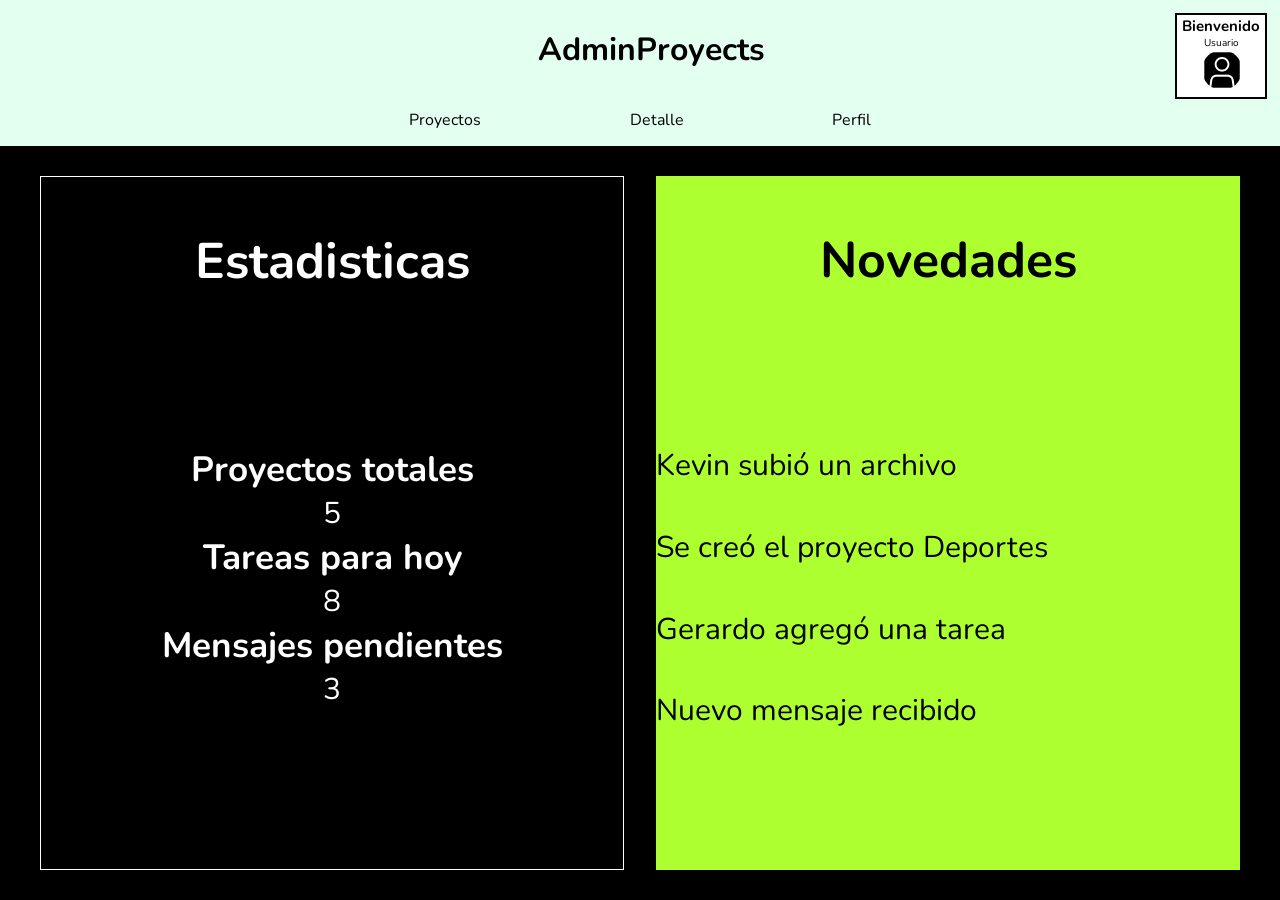
<file: index.html>
<!DOCTYPE html>
<html lang="en">

<head>
    <meta charset="UTF-8">
    <meta name="viewport" content="width=device-width, initial-scale=1.0">
    <title>Document</title>
    <link rel="stylesheet" href="assets/css/styles.css">
    <link rel="preconnect" href="https://fonts.googleapis.com">
    <link rel="preconnect" href="https://fonts.gstatic.com" crossorigin>
    <link href="https://fonts.googleapis.com/css2?family=Nunito:ital,wght@0,200..1000;1,200..1000&display=swap"
        rel="stylesheet">
</head>

<body>
    <header>
        <div class="nom-per">
            <h1 class="nom">AdminProyects</h1>
            <nav class="perfil">
                <div class="cu">
                    <h2 class="bienv">Bienvenido </h2>
                    <a href="perfil.html">Usuario</a>
                </div>
                <img class="perfil-img" src="assets/img/placeholder.png" alt="Perfil">
            </nav>
        </div>
        <nav class="opc">
            <a href="proyectos.html">Proyectos</a>
            <a href="detalle.html">Detalle</a>
            <a href="perfil.html">Perfil</a>
        </nav>
    </header>
    <main>
        <div class="interes">
            <section class="estad">
                <div class="cont-nov-est">
                    <h2 class="est-tit">Estadisticas</h2>
                    <ul class="cont-estad">
                        <article>
                            <h3>Proyectos totales</h3>
                            <p>5</p>
                        </article>

                        <article>
                            <h3>Tareas para hoy</h3>
                            <p>8</p>
                        </article>

                        <article>
                            <h3>Mensajes pendientes</h3>
                            <p>3</p>
                        </article>
                    </ul>
                </div>
            </section>

            <section class="noved">
                <div class="cont-nov-est">
                    <h2 class="nov-tit">Novedades</h2>
                    <ul class="cont-nov">
                        <li class="txtn">Kevin subió un archivo</li>
                        <li class="txtn">Se creó el proyecto Deportes</li>
                        <li class="txtn">Gerardo agregó una tarea</li>
                        <li class="txtn">Nuevo mensaje recibido</li>
                    </ul>
                </div>
            </section>
        </div>
    </main>
</body>

</html>
</file>
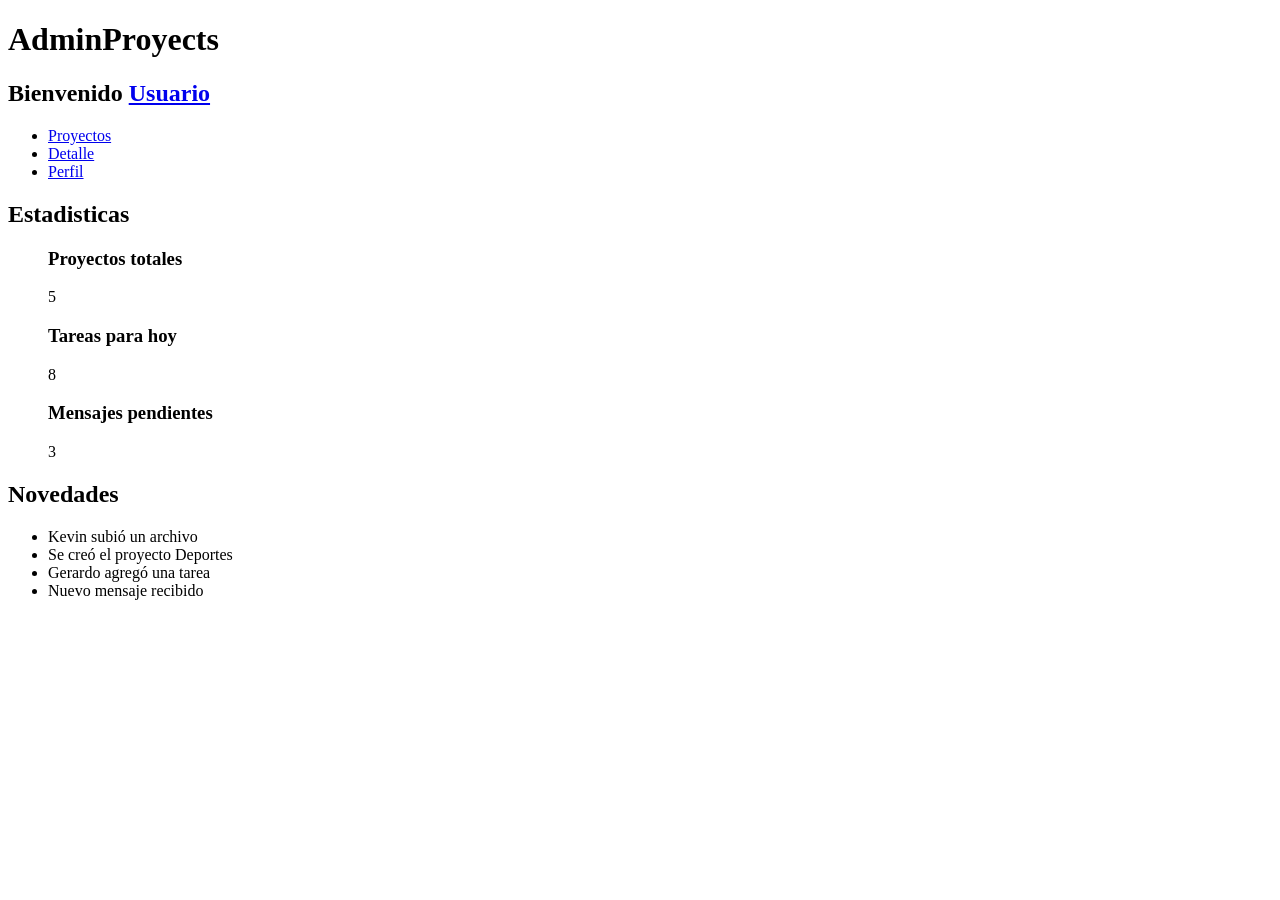
<file: views/index.html>
<!DOCTYPE html>
<html lang="en">

<head>
    <meta charset="UTF-8">
    <meta name="viewport" content="width=device-width, initial-scale=1.0">
    <title>Document</title>
</head>

<body>
    <header>
        <h1>AdminProyects</h1>
        <nav>
            <h2>Bienvenido <a href="perfil.html">Usuario</a></h2>
        </nav>
        <nav>
        <ul>
          <li><a href="proyectos.html">Proyectos</a></li>
          <li><a href="detalle.html">Detalle</a></li>
          <li><a href="perfil.html">Perfil</a></li>
        </ul>
      </nav>
    </header>
    <main>
        <section>
            <h2>Estadisticas</h2>
            <ul>
                <article>
                    <h3>Proyectos totales</h3>
                    <p>5</p>
                </article>

                <article>
                    <h3>Tareas para hoy</h3>
                    <p>8</p>
                </article>

                <article>
                    <h3>Mensajes pendientes</h3>
                    <p>3</p>
                </article>
            </ul>
        </section>

        <section>
        <h2>Novedades</h2>
        <ul>
            <li>Kevin subió un archivo</li>
            <li>Se creó el proyecto Deportes</li>
            <li>Gerardo agregó una tarea</li>
            <li>Nuevo mensaje recibido</li>
        </ul>
    </section>
    </main>
</body>

</html>
</file>
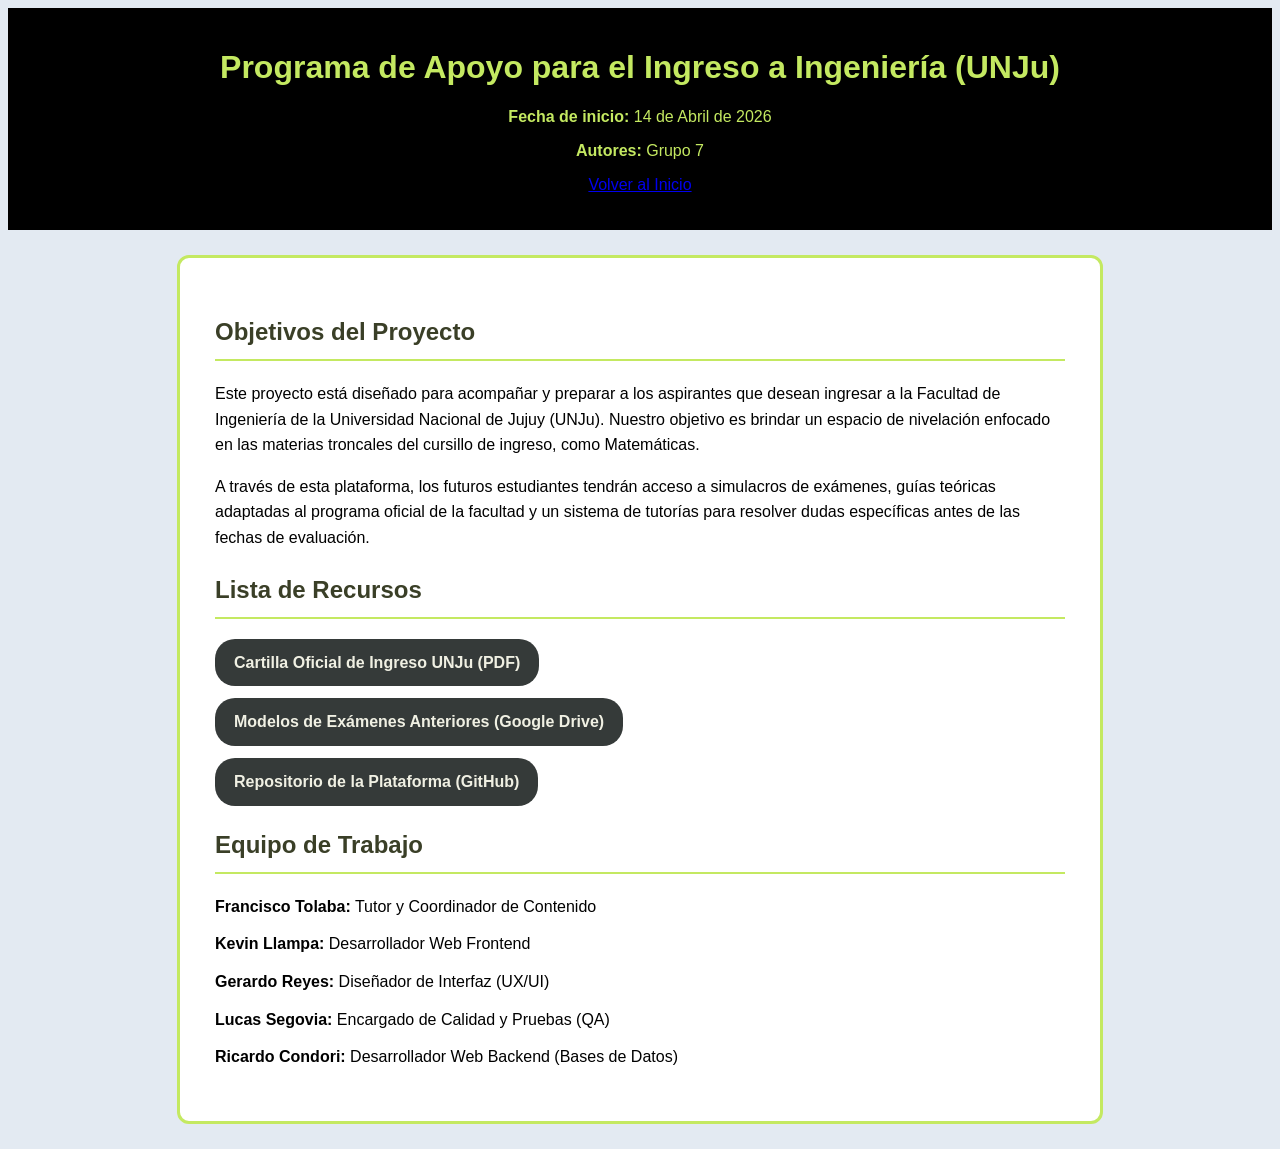
<file: detalle.html>
<!DOCTYPE html>
<html lang="es">
<head>
    <meta charset="UTF-8">
    <title>Detalle del Proyecto</title><link rel="stylesheet" href="assets/css/detalle_style.css">
</head>
<body>

    <header>
        <h1>Programa de Apoyo para el Ingreso a Ingeniería (UNJu)</h1>
        <p><strong>Fecha de inicio:</strong> 14 de Abril de 2026</p>
        <p><strong>Autores:</strong> Grupo 7</p>
        
        <nav>
            <ul>
                <li><a href="index.html">Volver al Inicio</a></li>
            </ul>
        </nav>
    </header>

    <main>
        
        <section>
            <h2>Objetivos del Proyecto</h2>
            <p>Este proyecto está diseñado para acompañar y preparar a los aspirantes que desean ingresar a la Facultad de Ingeniería de la Universidad Nacional de Jujuy (UNJu). Nuestro objetivo es brindar un espacio de nivelación enfocado en las materias troncales del cursillo de ingreso, como Matemáticas.</p>
            
            <p>A través de esta plataforma, los futuros estudiantes tendrán acceso a simulacros de exámenes, guías teóricas adaptadas al programa oficial de la facultad y un sistema de tutorías para resolver dudas específicas antes de las fechas de evaluación.</p>
        </section>

        <section>
            <h2>Lista de Recursos</h2>
            <ul>
                <li><a href="#" class="recurso-link">Cartilla Oficial de Ingreso UNJu (PDF)</a></li>
                <li><a href="#" class="recurso-link">Modelos de Exámenes Anteriores (Google Drive)</a></li>
                <li><a href="#" class="recurso-link">Repositorio de la Plataforma (GitHub)</a></li>
            </ul>
        </section>

        <section>
            <h2>Equipo de Trabajo</h2>
            <ul>
                <li><strong>Francisco Tolaba:</strong> Tutor y Coordinador de Contenido</li>
                <li><strong>Kevin Llampa:</strong> Desarrollador Web Frontend</li>
                <li><strong>Gerardo Reyes:</strong> Diseñador de Interfaz (UX/UI)</li>
                <li><strong>Lucas Segovia:</strong> Encargado de Calidad y Pruebas (QA)</li>
                <li><strong>Ricardo Condori:</strong> Desarrollador Web Backend (Bases de Datos)</li>
            </ul>
        </section>

    </main>

</body>
</html>
</file>
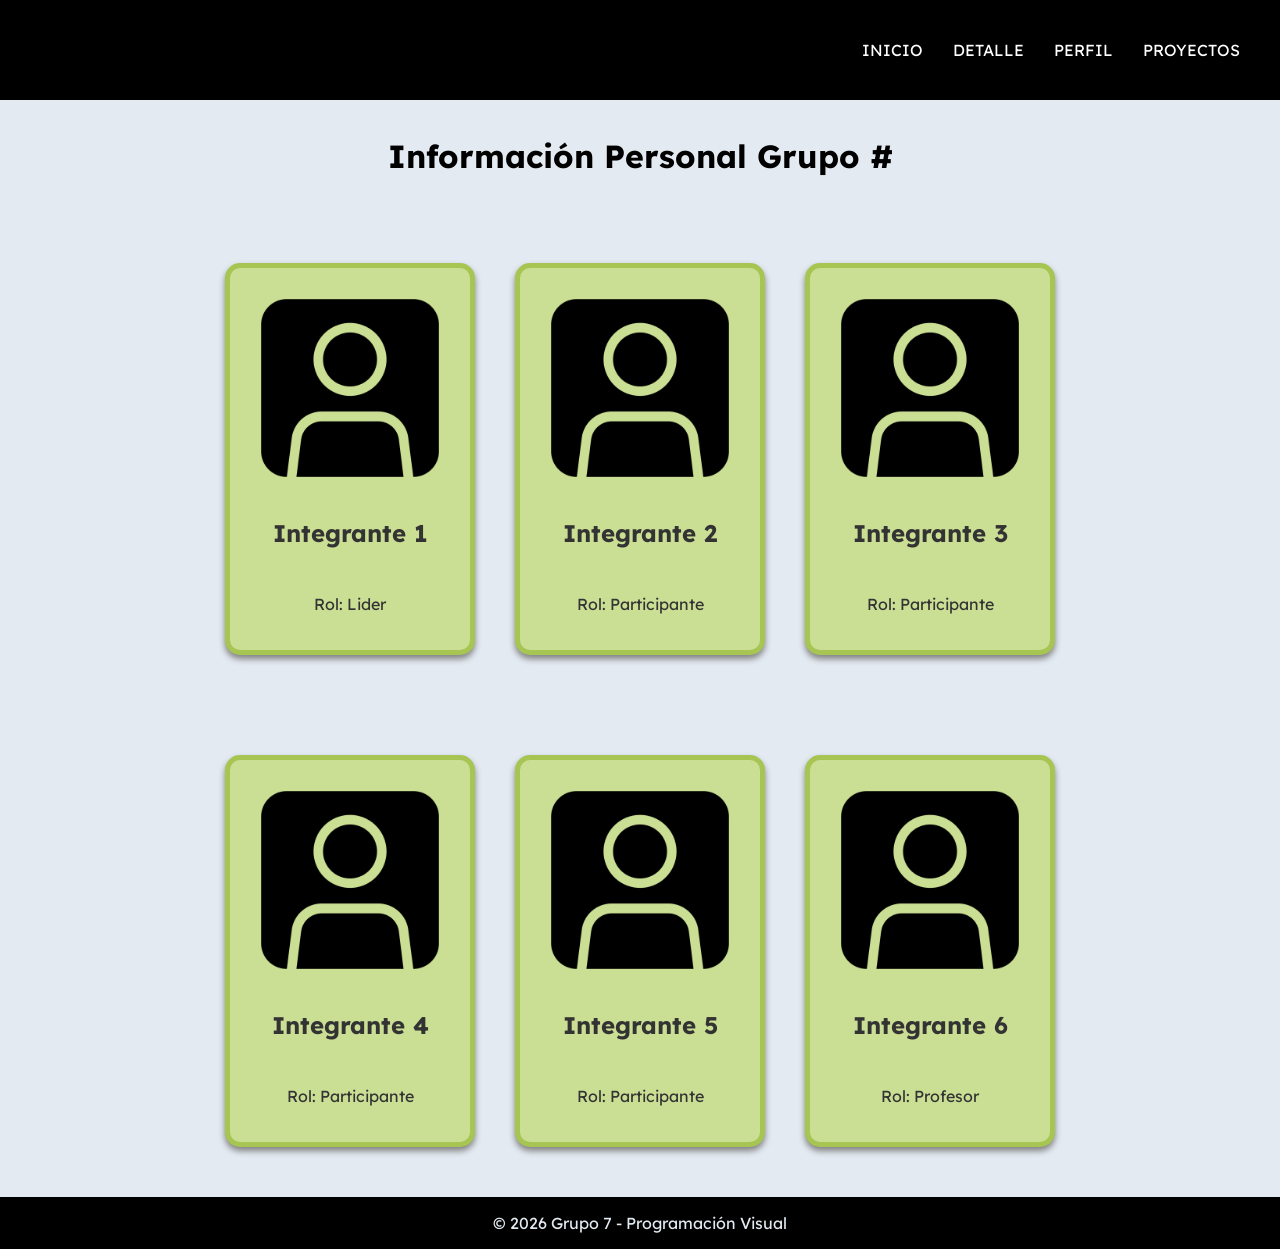
<file: perfil.html>
<!DOCTYPE html>
<html lang="en">
<head>
    <meta charset="UTF-8">
    <meta name="viewport" content="width=device-width, initial-scale=1.0">
    <title>Perfil del Grupo</title>
    <link rel="stylesheet" href="/assets/css/perfil.css">
    <link rel="preconnect" href="https://fonts.googleapis.com" />
    <link rel="preconnect" href="https://fonts.gstatic.com" crossorigin />
    <link href="https://fonts.googleapis.com/css2?family=Lexend:wght@100..900&display=swap" rel="stylesheet" />
</head>
<body>
    <header>
        <div id="contenedorNav">
            <nav >
                <ul id="navbar">
                    <li> <a href="index.html"> INICIO</a></li>
                    <li> <a href="detalle.html"> DETALLE</a></li>
                    <li> <a href="perfil.html"> PERFIL</a></li>
                    <li> <a href="proyectos.html"> PROYECTOS</a></li>
                </ul>
        
        </nav>

    </div>
       
    </header>
    <main>
        <h1 id="temaPagina">Información Personal Grupo #</h1>
        

       <div id="contenedor1">
            <article class="tarjeta">
                <img src="/assets/img/placeholder.png" alt="Imagen de referencia" class="imagenTarjeta">
                <h2 class="nombreTarjeta">Integrante 1</h2>
                <p class="nombreTarjeta">Rol: Lider</p>
            </article>
            <article class="tarjeta">
                <img src="/assets/img/placeholder.png" alt="Imagen de referencia"  class="imagenTarjeta">
                <h2 class="nombreTarjeta">Integrante 2</h2>
                <p class="nombreTarjeta">Rol: Participante</p>
            </article>
            <article class="tarjeta">
                <img src="/assets/img/placeholder.png" alt="Imagen de referencia" class="imagenTarjeta">
                <h2 class="nombreTarjeta">Integrante 3</h2>
                <p class="nombreTarjeta">Rol: Participante</p>
            </article>
        </div>

        <div id="contenedor2">
            <article class="tarjeta">
                <img src="/assets/img/placeholder.png" alt="Imagen de referencia" class="imagenTarjeta">
                <h2 class="nombreTarjeta">Integrante 4</h2>
                <p class="nombreTarjeta">Rol: Participante</p>
            </article>
            <article class="tarjeta">
                <img src="/assets/img/placeholder.png" alt="Imagen de referencia" class="imagenTarjeta">
                <h2 class="nombreTarjeta">Integrante 5</h2>
                <p class="nombreTarjeta">Rol: Participante</p>
            </article>
            <article class="tarjeta">
                <img src="/assets/img/placeholder.png" alt="Imagen de referencia" class="imagenTarjeta">
                <h2 class="nombreTarjeta">Integrante 6</h2>
                <p class="nombreTarjeta">Rol: Profesor</p>
            </article>
        </div>

    </main>
    <footer>
        <p>© 2026 Grupo 7 - Programación Visual</p>
    </footer>
   
</body>
</html>
</file>
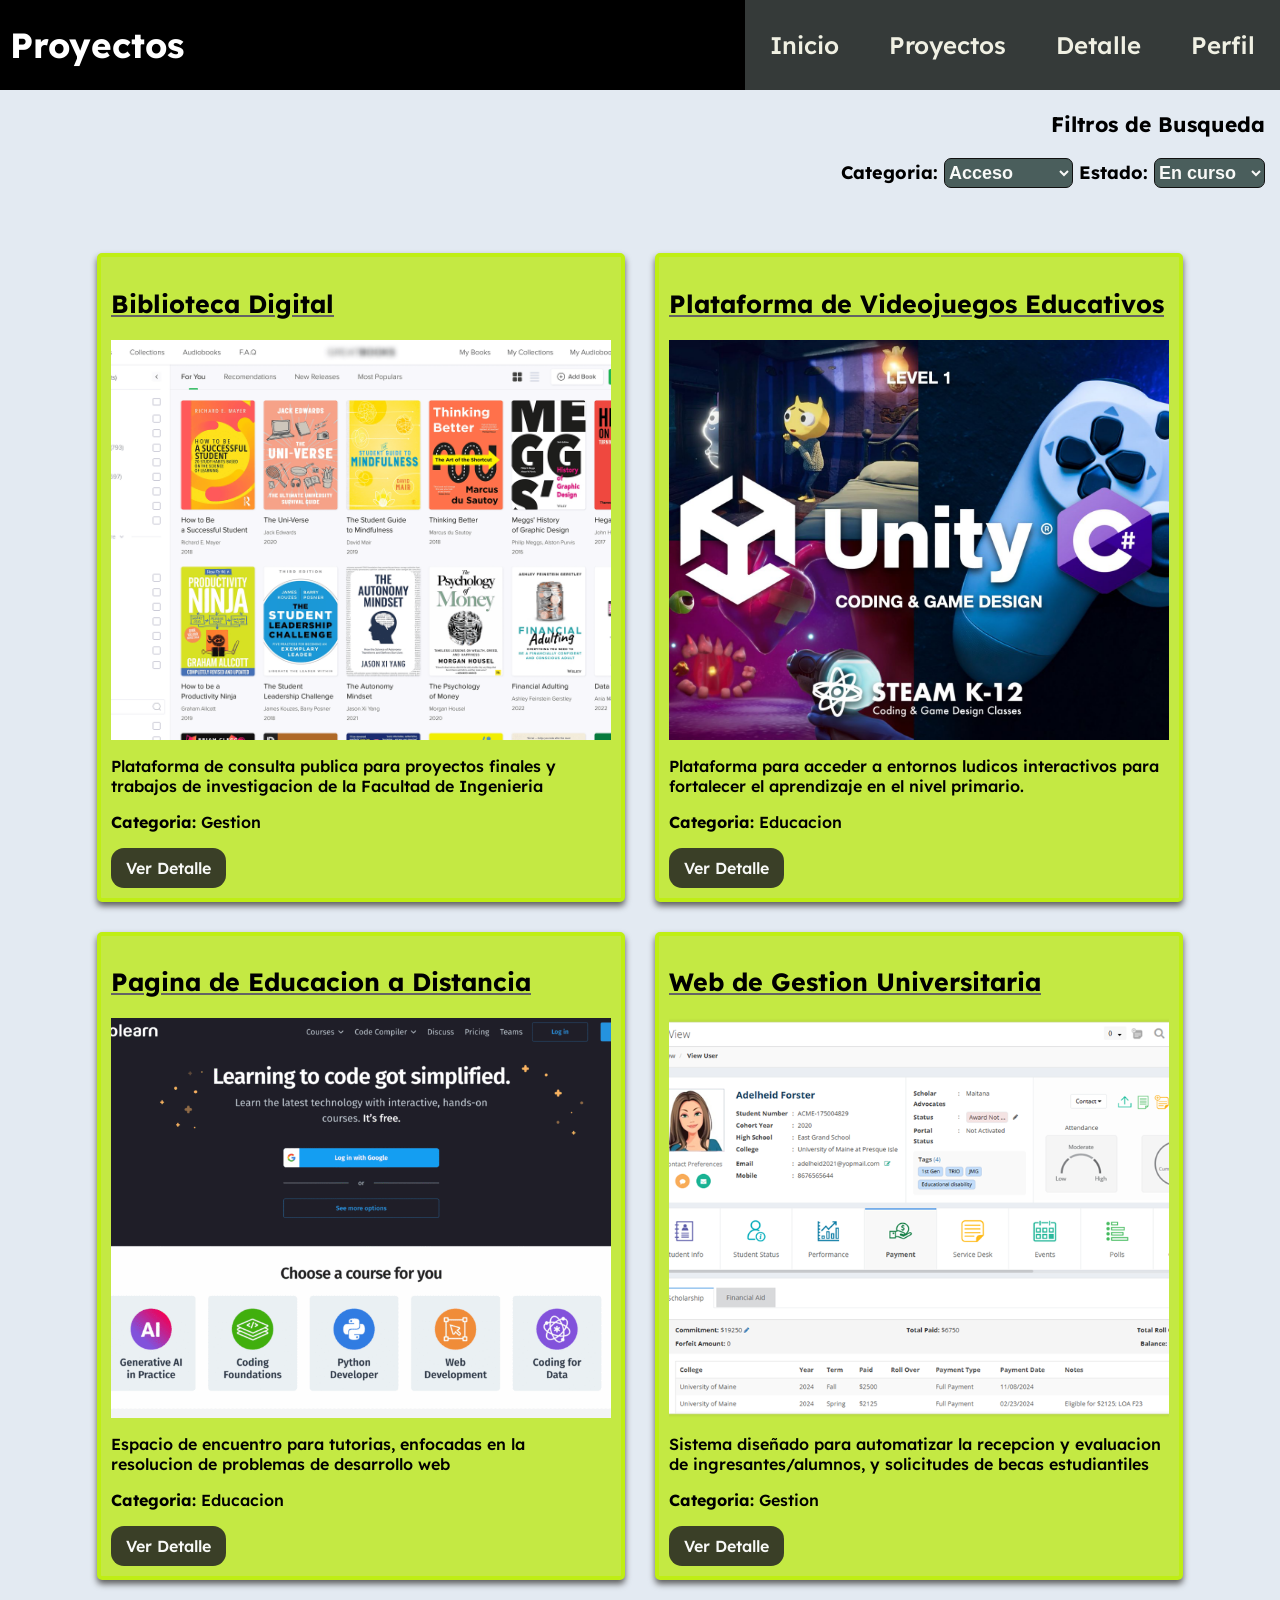
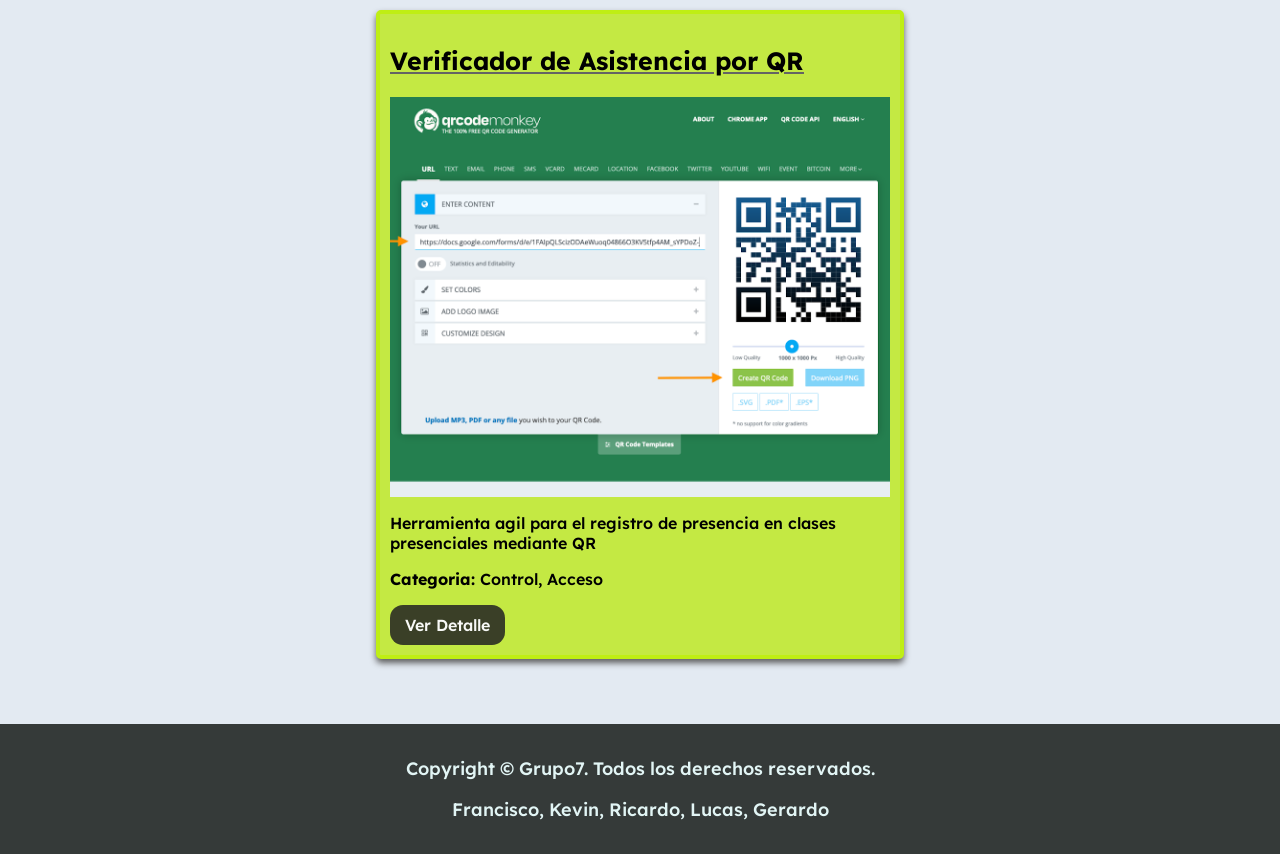
<file: proyectos.html>
<!doctype html>
<html lang="es">
  <head>
    <meta charset="UTF-8" />
    <meta name="viewport" content="width=device-width, initial-scale=1.0" />
    <link rel="stylesheet" href="/assets/css/proyectos_style.css"/>
    <link rel="preconnect" href="https://fonts.googleapis.com" />
    <link rel="preconnect" href="https://fonts.gstatic.com" crossorigin />
    <link
      href="https://fonts.googleapis.com/css2?family=Lexend:wght@100..900&display=swap"
      rel="stylesheet"
    />
    <title>Proyectos</title>
  </head>
  <style>
    body {
      background-color: rgb(227, 234, 242);
      font-family: "Lexend", sans-serif;
      font-optical-sizing: auto;
      font-weight: 550;
      font-style: normal;
      display: grid;
      margin: 0px;
    }
  </style>

  <body>
    <header >
      <div>
        <h1 style="color: rgb(255, 255, 255); padding: 10px;font-size: 35px;">Proyectos</h1>
      </div>
      <nav class="Navbar">
        <ul>
          <li><a href="index.html">Inicio</a></li>
          <li><a href="proyectos.html">Proyectos</a></li>
          <li><a href="detalle.html">Detalle</a></li>
          <li><a href="perfil.html">Perfil</a></li>
        </ul>
      </nav>
    </header>
    <main>
      <aside class="filtro">
        <div><h3>Filtros de Busqueda</h3></div>
        <div>
          <label for="categoria">Categoria:</label>
          <select name="categoria" id="categoria">
            <option value="web">Acceso</option>
            <option value="web">Control</option>
            <option value="web">Educacion</option>
            <option value="web">Gestion</option>
            <option value="videojuegos">Videojuegos</option>
            <option value="web">Web</option>
          </select>
          

          <label for="state">Estado:</label>
          <select name="state" id="state">
            <option value="curso">En curso</option>
            <option value="finalizado">Finalizado</option>
          </select>
        </div>
      </aside>
      <div class="prjdiv">
        <article>
          <h2>Biblioteca Digital</h2>
          <img
            src="assets/img/library.png"
            alt="imagen biblioteca digital"
            width="600"
            height="400"
          />
          <p>
            Plataforma de consulta publica para proyectos finales y trabajos de
            investigacion de la Facultad de Ingenieria
          </p>
          <p><b>Categoria: </b>Gestion</p>
          <a href="detalle.html" class="_button"> Ver Detalle</a>
        </article>
        <article>
          <h2>Plataforma de Videojuegos Educativos</h2>
          <img
            src="assets/img/vj.jfif"
            alt="imagen Vj educativos"
            width="600"
            height="400"
          />
          <p>
            Plataforma para acceder a entornos ludicos interactivos para
            fortalecer el aprendizaje en el nivel primario.
          </p>
          <p><b>Categoria: </b>Educacion</p>
          <a href="" class="_button"> Ver Detalle</a>
        </article>
        <article>
          <h2>Pagina de Educacion a Distancia</h2>
          <img
            src="assets/img/dev.png"
            alt="imagen bootcamp"
            width="600"
            height="400"
          />
          <p>
            Espacio de encuentro para tutorias, enfocadas en la resolucion de
            problemas de desarrollo web
          </p>
          <p><b>Categoria: </b>Educacion</p>
          <a href="" class="_button"> Ver Detalle</a>
        </article>
        <article>
          <h2>Web de Gestion Universitaria</h2>
          <img
            src="assets/img/mg_sc.png"
            alt="imagen gestion universitaria"
            width="600"
            height="400"
          />
          <p>
            Sistema diseñado para automatizar la recepcion y evaluacion de
            ingresantes/alumnos, y solicitudes de becas estudiantiles
          </p>
          <p><b>Categoria: </b>Gestion</p>
          <a href="" class="_button"> Ver Detalle</a>
        </article>
        <article>
          <h2>Verificador de Asistencia por QR</h2>
          <img
            src="assets/img/qr.png"
            alt="imagen verificador qr"
            width="600"
            height="400"
          />
          <p>
            Herramienta agil para el registro de presencia en clases
            presenciales mediante QR
          </p>
          <p><b>Categoria: </b>Control, Acceso</p>
          <a href="" class="_button"> Ver Detalle</a>
        </article>
      </div>

    </main>
    <footer>
      <p></p>Copyright © Grupo7. Todos los derechos reservados.</p>
      <p>Francisco, Kevin, Ricardo, Lucas, Gerardo</p>
    </footer>
  </body>
</html>
</file>
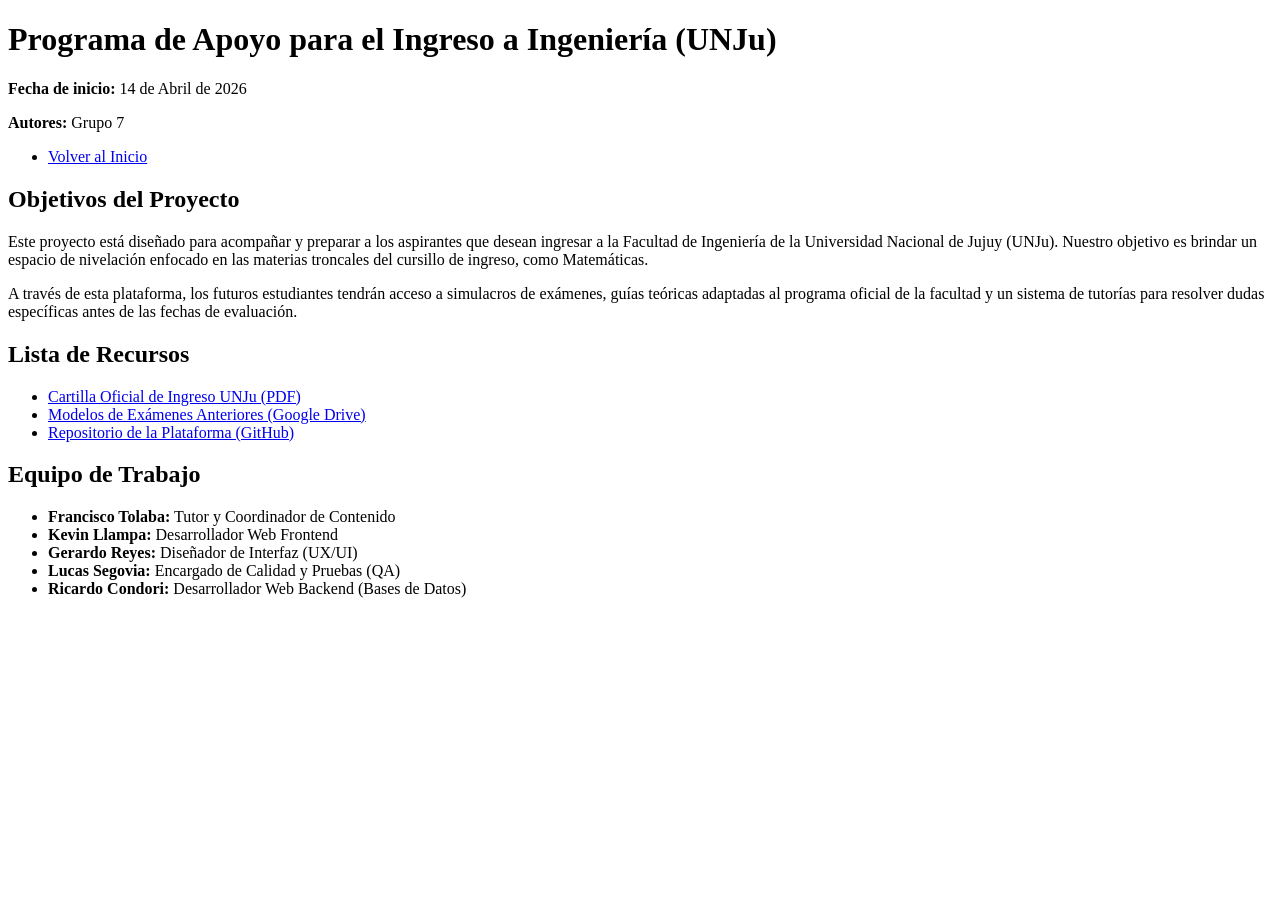
<file: views/detalle.html>
<!DOCTYPE html>
<html lang="es">
<head>
    <meta charset="UTF-8">
    <title>Detalle del Proyecto</title>
</head>
<body>

    <header>
        <h1>Programa de Apoyo para el Ingreso a Ingeniería (UNJu)</h1>
        <p><strong>Fecha de inicio:</strong> 14 de Abril de 2026</p>
        <p><strong>Autores:</strong> Grupo 7</p>
        
        <nav>
            <ul>
                <li><a href="index.html">Volver al Inicio</a></li>
            </ul>
        </nav>
    </header>

    <main>
        
        <section>
            <h2>Objetivos del Proyecto</h2>
            <p>Este proyecto está diseñado para acompañar y preparar a los aspirantes que desean ingresar a la Facultad de Ingeniería de la Universidad Nacional de Jujuy (UNJu). Nuestro objetivo es brindar un espacio de nivelación enfocado en las materias troncales del cursillo de ingreso, como Matemáticas.</p>
            
            <p>A través de esta plataforma, los futuros estudiantes tendrán acceso a simulacros de exámenes, guías teóricas adaptadas al programa oficial de la facultad y un sistema de tutorías para resolver dudas específicas antes de las fechas de evaluación.</p>
        </section>

        <section>
            <h2>Lista de Recursos</h2>
            <ul>
                <li><a href="#">Cartilla Oficial de Ingreso UNJu (PDF)</a></li>
                <li><a href="#">Modelos de Exámenes Anteriores (Google Drive)</a></li>
                <li><a href="#">Repositorio de la Plataforma (GitHub)</a></li>
            </ul>
        </section>

        <section>
            <h2>Equipo de Trabajo</h2>
            <ul>
                <li><strong>Francisco Tolaba:</strong> Tutor y Coordinador de Contenido</li>
                <li><strong>Kevin Llampa:</strong> Desarrollador Web Frontend</li>
                <li><strong>Gerardo Reyes:</strong> Diseñador de Interfaz (UX/UI)</li>
                <li><strong>Lucas Segovia:</strong> Encargado de Calidad y Pruebas (QA)</li>
                <li><strong>Ricardo Condori:</strong> Desarrollador Web Backend (Bases de Datos)</li>
            </ul>
        </section>

    </main>

</body>
</html>
</file>
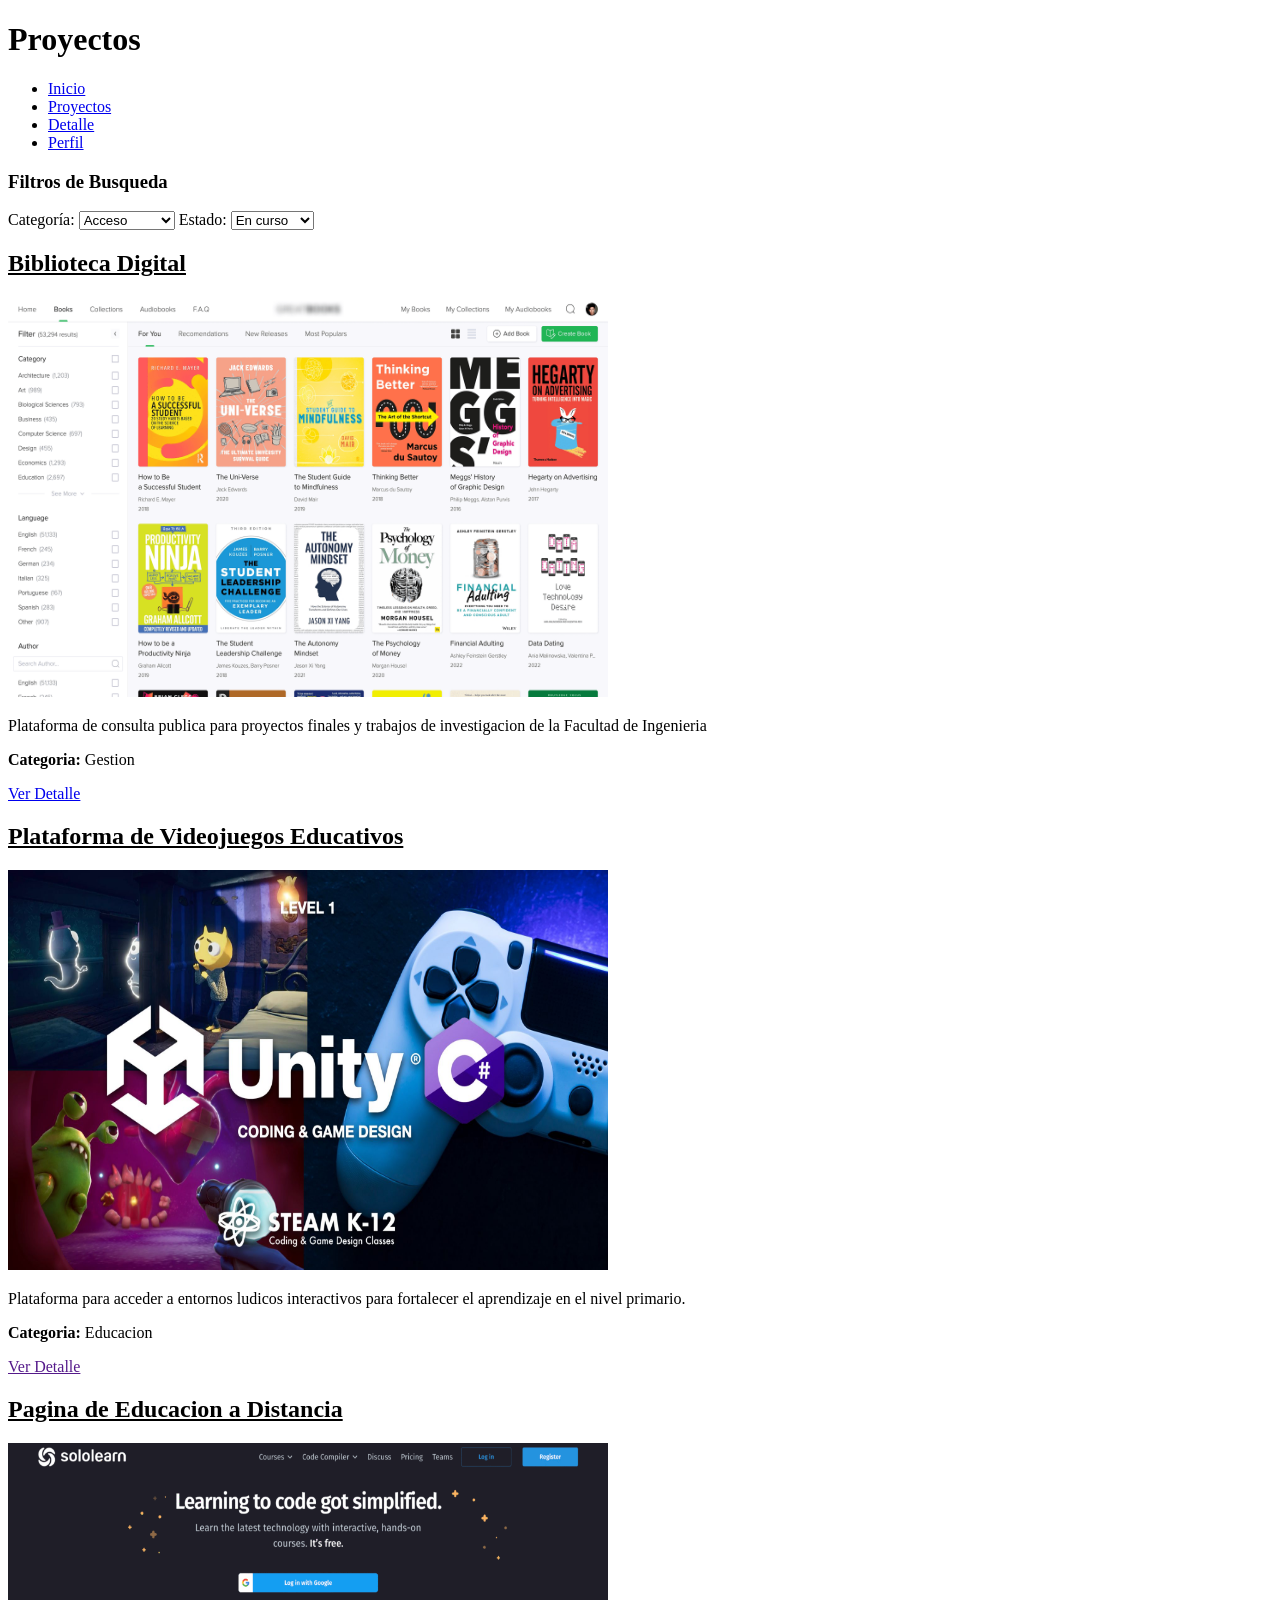
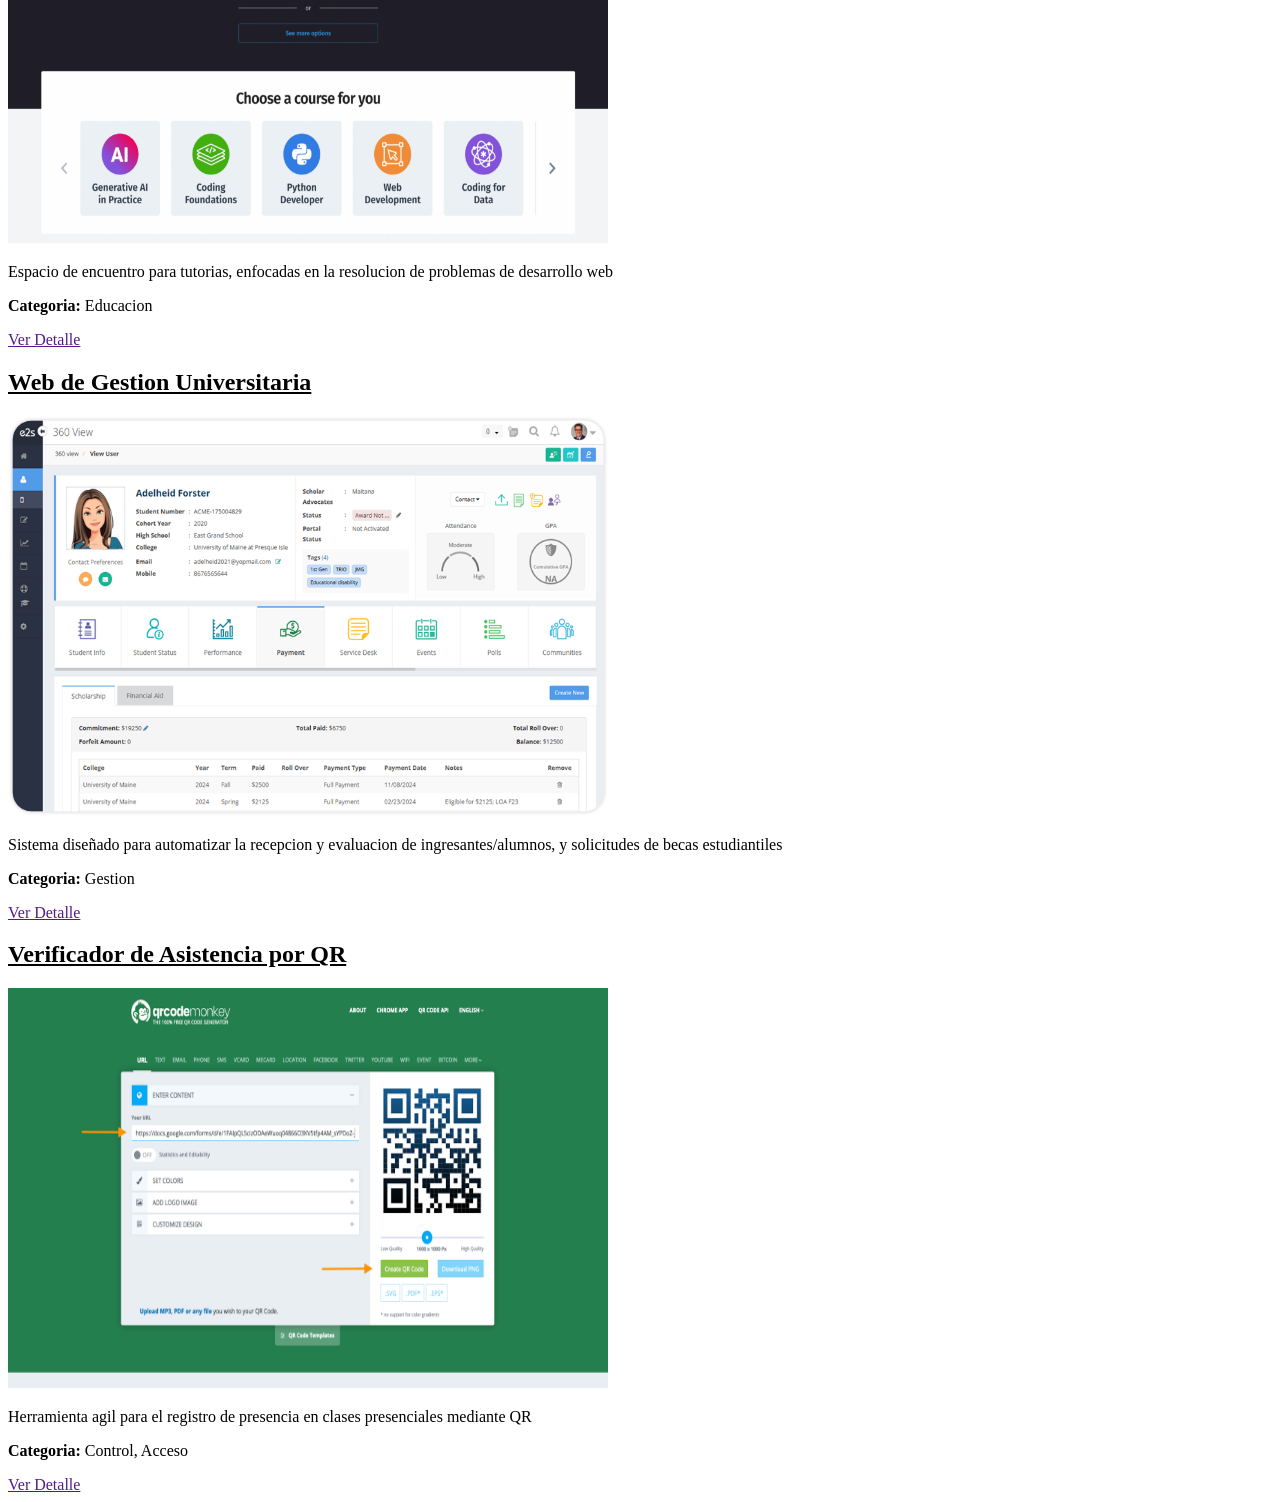
<file: views/proyectos.html>
<!doctype html>
<html lang="es">
  <head>
    <meta charset="UTF-8" />
    <meta name="viewport" content="width=device-width, initial-scale=1.0" />
    <title>Proyectos</title>
  </head>

  <body>
    <header>
      <h1>Proyectos</h1>
    </header>
    <main>
      <nav>
        <ul>
          <li><a href="index.html">Inicio</a></li>
          <li><a href="proyectos.html">Proyectos</a></li>
          <li><a href="detalle.html">Detalle</a></li>
          <li><a href="perfil.html">Perfil</a></li>
        </ul>
      </nav>
      <aside>
        <h3>Filtros de Busqueda</h3>
        <label for="categoria">Categoría:</label>
        <select name="categoria" id="categoria">
          <option value="web">Acceso</option>
          <option value="web">Control</option>
          <option value="web">Educacion</option>
          <option value="web">Gestion</option>
          <option value="videojuegos">Videojuegos</option>
          <option value="web">Web</option>
        </select>

        <label for="state">Estado:</label>
        <select name="state" id="state">
          <option value="curso">En curso</option>
          <option value="finalizado">Finalizado</option>
        </select>
      </aside>

      <div>
        <article>
          <h2><u>Biblioteca Digital</u></h2>
          <img src="assets/img/library.png" alt="imagen biblioteca digital" width="600" height="400"/>
          <p>
            Plataforma de consulta publica para proyectos finales y trabajos de
            investigacion de la Facultad de Ingenieria
          </p>
          <p><b>Categoria: </b>Gestion</p>
          <a href="detalle.html"> Ver Detalle</a>
        </article>
        <article>
          <h2><u>Plataforma de Videojuegos Educativos</u></h2>
          <img src="assets/img/vj.jfif" alt="imagen Vj educativos" width="600" height="400"/>
          <p>
            Plataforma para acceder a entornos ludicos interactivos para
            fortalecer el aprendizaje en el nivel primario.
          </p>
          <p><b>Categoria: </b>Educacion</p>
          <a href=""> Ver Detalle</a>
        </article>
        <article>
          <h2><u>Pagina de Educacion a Distancia</u></h2>
          <img src="assets/img/dev.png" alt="imagen bootcamp" width="600" height="400" />
          <p>
            Espacio de encuentro para tutorias, enfocadas en la resolucion de
            problemas de desarrollo web
          </p>
          <p><b>Categoria: </b>Educacion</p>
          <a href=""> Ver Detalle</a>
        </article>
        <article>
          <h2><u>Web de Gestion Universitaria</u></h2>
          <img src="assets/img/mg_sc.png" alt="imagen gestion universitaria" width="600" height="400" />
          <p>
            Sistema diseñado para automatizar la recepcion y evaluacion de
            ingresantes/alumnos, y solicitudes de becas estudiantiles
          </p>
          <p><b>Categoria: </b>Gestion</p>
          <a href=""> Ver Detalle</a>
        </article>
        <article>
          <h2><u>Verificador de Asistencia por QR</u></h2>
          <img src="assets/img/qr.png" alt="imagen verificador qr" width="600" height="400"/>
          <p>
            Herramienta agil para el registro de presencia en clases
            presenciales mediante QR
          </p>
          <p><b>Categoria: </b>Control, Acceso</p>
          <a href=""> Ver Detalle</a>
        </article>
      </div>
    </main>
  </body>
</html>
</file>
<file: assets/css/styles.css>
/*===== aplicando css global =====*/
* {
    margin: 0;
    padding: 0;
    box-sizing: border-box;
    font-family: "Nunito", sans-serif;
}

:root {
    background-color: black
}

body {
    display: flex;
    flex-direction: column;
}

html,
body {
    height: 100%;
    margin: 0;
}


/*===== aplicando css al header =====*/
header {
    background-color: #E3FFEF;
    display: flex;
    flex-direction: column;
    align-items: center;
}

.nom-per {
    width: 100%;
    display: flex;
    justify-content: flex-end;
    align-items: center;
    position: relative;
}

.nom {
    margin: 0 auto;
    margin-right: px;
    position: absolute;
    left: 42%;
}

.opc {
    display: flex;
    justify-content: center;
    gap: 90%;
    margin-top: 10px;
    margin-bottom: 15px;
}

nav a {
    text-decoration: none;
    color: black;
}

.perfil {
    background-color: white;
    border: 2px solid black;
    align-items: center;
    padding: 1px 5px;
    margin-right: 1%;
    margin-top: 1%;
}

.perfil-img {
    width: 40px;
    height: 40px;
    border-radius: 50%;
    margin-left: 20px;
    align-items: center;
}

.cu {
    display: flex;
    flex-direction: column;
    font-size: 10px;
    align-items: center;
}

.bienv {
    margin: 0;
}

/*===== aplicando css al main =====*/

main {
    color: black;
    flex: 1;
}

.interes {
    padding: 30px 40px 30px 40px;
    display: flex;
    flex-direction: wrap;
    align-content: flex-start;
    height: 100%;
    gap: 2em;
}

.estad {
    flex-basis: 100px;
    flex-grow: 1;
    color: white;
    justify-items: center;
    border: 1px solid white
}

.noved {
    background-color: greenyellow;
    color: black;
    flex-basis: 100px;
    flex-grow: 1;
    justify-items: center;

}

.est-tit {
    font-size: 50px;
    text-align: center;
    margin-top: 1em;

}

.nov-tit {
    font-size: 50px;
    margin-top: 1em;
    text-align: center;
}

.cont-estad {
    font-size: 30px;
    text-align: center;
    margin-top: 5em;
    margin-bottom: 3em;
}

.cont-nov {
    margin-top: 5em;
    margin-bottom: 3em;
    font-size: 30px;
    list-style-type: none;

}
.txtn{
    margin-top: 7%;
}
</file>
<file: assets/css/detalle_style.css>
/* Fondo general */
html {
    background-color: rgb(227, 234, 242);
    font-family: Arial, sans-serif;
}

/* Encabezado: Negro con letras Verdes */
header {
    background-color: #000000;
    color: rgb(196, 233, 97);
    padding: 20px;
    text-align: center;
}

/* texto sea legible */
main {
    max-width: 850px;
    margin: 25px auto;
    padding: 35px;
    background-color: #ffffff; /* Fondo blanco */
    border: 3px solid rgb(196, 233, 97); /* Borde verde */
    border-radius: 12px;
    color: #000000; /* Letras negras */
    line-height: 1.6;
}

/* Títulos de secciones */
h2 {
    color: rgb(58, 63, 39);
    border-bottom: 2px solid rgb(196, 233, 97);
    padding-bottom: 8px;
}

/* Limpieza de listas */
ul {
    list-style-type: none;
    padding: 0;
}

li {
    margin-bottom: 12px;
}

/* Estilo de Botones */
.recurso-link {
    display: inline-block;
    background-color: rgb(53, 58, 57);
    color: rgb(240, 240, 227);
    padding: 10px 18px;
    text-decoration: none;
    border-radius: 20px;
    font-weight: bold;
    transition: all 0.3s ease;
    border: 1px solid transparent;
}

/* Efecto */
.recurso-link:hover {
    background-color: rgb(196, 233, 97); 
    color: #000000; 
    transform: scale(1.05); 
    box-shadow: 0 4px 10px rgba(0,0,0,0.2);
}
</file>
<file: assets/css/perfil.css>
body{
    font-family: 'Lexend', sans-serif;
    flex-direction: column;
    margin: 0;
    padding: 0;
    background-color: rgb(227,234,242);
    display: grid;
    grid-template-rows: auto 1fr auto;
    min-height: 100vh;

}
header{
    background-color: #000000;
    color: rgb(227,234,242);
}


#contenedor1{
    background-color: rgb(227,234,242);
    color:#333333 ;
    padding: 20px;
    border-radius: 5px;
    display: flex;
    justify-content: center;
    padding: 30px;
    flex-wrap: wrap;
}
#contenedor2{
    background-color: rgb(227,234,242);
    color:#333333 ;
    padding: 20px;
    border-radius: 5px;
    display: flex;
    justify-content: center;
    padding: 30px;
    flex-wrap: wrap;
}
.tarjeta{
    width: 200px;
    background-color:rgb(202, 222, 148) ;
    border-radius: 15px;
    border-style: solid;
    border-width: 5px;
    border-color: rgb(167, 197, 82)  ;
    box-shadow: 0 4px 6px gray;
    padding: 20px;
    margin: 20px;
    display: flex;
    flex-direction: column;
    align-items: center;
    gap: 10px;

}
footer{
    
    background-color: #000000;
    text-align: center;
    color: rgb(227,234,242);
}
#contenedorNav{
    display: flex;
    justify-content: flex-end;
    align-items: center;
    height: 100px;
    padding-right: 20px;
    padding-left: 5px;


}
#navbar{
    display: flex;
    justify-content: flex-end;
    gap: 30px;
    list-style: none;
    padding-right: 20px;
}
a{
    color: white;
    text-decoration: none;
}
.nombreTarjeta{
    text-align: center;
}
.imagenTarjeta{
    max-width: 100%;
    height: auto;
    display: block;
}
#logo {
    height: 90px; 
    width: auto;
    object-fit: contain;
    display: block;
    border-radius: 3px;
}
#temaPagina{
    text-align: center;
    padding: 15px;
}
#navbar a:hover{
    color: rgb(202, 222, 148);
}
#navbar a:active{
    color: rgb(198, 189, 189);
}
#navbar a:focus{
    outline: 2px solid rgb(196, 233, 97);
    outline-offset: 4px;
}
.tarjeta:hover{
    border-color: #000000;
    transform: translateY(-10px);
    box-shadow: 0 10px 15px rgba(0, 0, 0, 0.4);
}
.tarjeta:active{
    border-color: #2f7807;
    transform: translateY(0); 
    box-shadow: 0 4px 6px gray;
}
</file>
<file: assets/css/proyectos_style.css>
header {
  display: flex;
  background-color: #000000;
  justify-content: space-between;
  height: 90px;
  padding: 0px;
  align-items: center;
  position: sticky;
  top: 0;
}

.Navbar ul {
  display: flex;
  list-style-type: none;
  justify-content: center;
  padding: 0;
  margin: 0;
}

.Navbar ul li a {
  display: block;
  height: 90px;
  align-content: center;
  font-size: 24px;
  padding: 0px 25px;
}

.Navbar ul li a:link,
.Navbar ul li a:visited {
  background-color: rgb(53, 58, 57);
  color: rgb(240, 240, 227);
  text-align: center;
  text-decoration: none;
  transition:
    background-color 0.7s ease,
    color 0.3s ease,
    font-size 0.3s ease,
    text-shadow 0.5s ease;
}

.Navbar ul li a:hover,
.Navbar ul li a:active {
  background-color: rgb(82, 88, 88);
  font-size: 25px;
  text-shadow: 0 2px 6px rgb(173, 161, 148);
  color: rgb(255, 255, 255);
}

.filtro {
  display: block;
  align-items: center;
  text-align: right;
  font-size: 18px;
  font-weight: bold;
  padding-right: 15px;
}

.filtro div select {
  background-color: rgb(74, 94, 92);
  color: rgb(248, 249, 247);
  font-size: 18px;
  font-weight: bold;
  height: 30px;
  border-color: rgb(17, 17, 17);
  border-radius: 7px;
  transition:
    background-color 0.7s ease,
    color 0.3s ease,
    text-shadow 0.2s ease,
    box-shadow 0.7s ease;
}

.filtro div select:link,
.filtro div select:visited {
  background-color: rgb(74, 94, 92);
  color: rgb(248, 249, 247);
}

.filtro div select:hover,
.filtro div select:active {
  background-color: rgb(53, 65, 64);
  text-shadow: 0 2px 6px rgb(102, 96, 90);
  color: rgb(255, 255, 255);
  box-shadow: 0 3px 5px rgb(93, 93, 93);
  transform: scale(1.05);
}

.filtro div select:focus{
  background-color: rgb(196, 233, 67);
  color: rgb(17, 17, 17);
}
img {
  display: block;
  width: 100%;
  object-fit: cover;
  margin-left: auto;
  margin-right: auto;
}
.prjdiv {
  display: flex;
  flex-wrap: wrap;
  justify-content: center;
  padding: 50px;
}
article {
  width: 500px;
  padding: 10px;
  background-color: rgb(196, 233, 67);
  border: 4px;
  border-style: solid;
  border-color: rgb(191, 238, 20);
  border-radius: 5px;
  box-shadow: 0 4px 6px rgb(93, 93, 93);
  margin: 15px;
}

h2 {
  text-decoration-line: underline;
  text-decoration-color: rgb(100, 100, 100);
  text-decoration-style: solid;
  font-size: 25px;
}

._button {
  background-color: rgb(58, 63, 39);

  transition:
    background-color 0.3s linear,
    color 0.3s ease,
    box-shadow 0.1s ease;
}

._button:link,
._button:visited {
  display: inline-block;
  color: rgb(248, 249, 247);
  padding: 10px 15px;
  text-decoration: none;
  border-radius: 13px;
}

._button:hover,
._button:active {
  background-color: rgb(82, 88, 88);
  color: rgb(255, 255, 255);
  box-shadow: 0 3px 3px rgb(69, 83, 16);
  transform: scale(1.08);
}

footer {
  background-color: rgb(53, 58, 57);
  color: rgb(226, 245, 245);
  text-align: center;
  padding: 15px;
  font-size: 18px;
}
</file>
